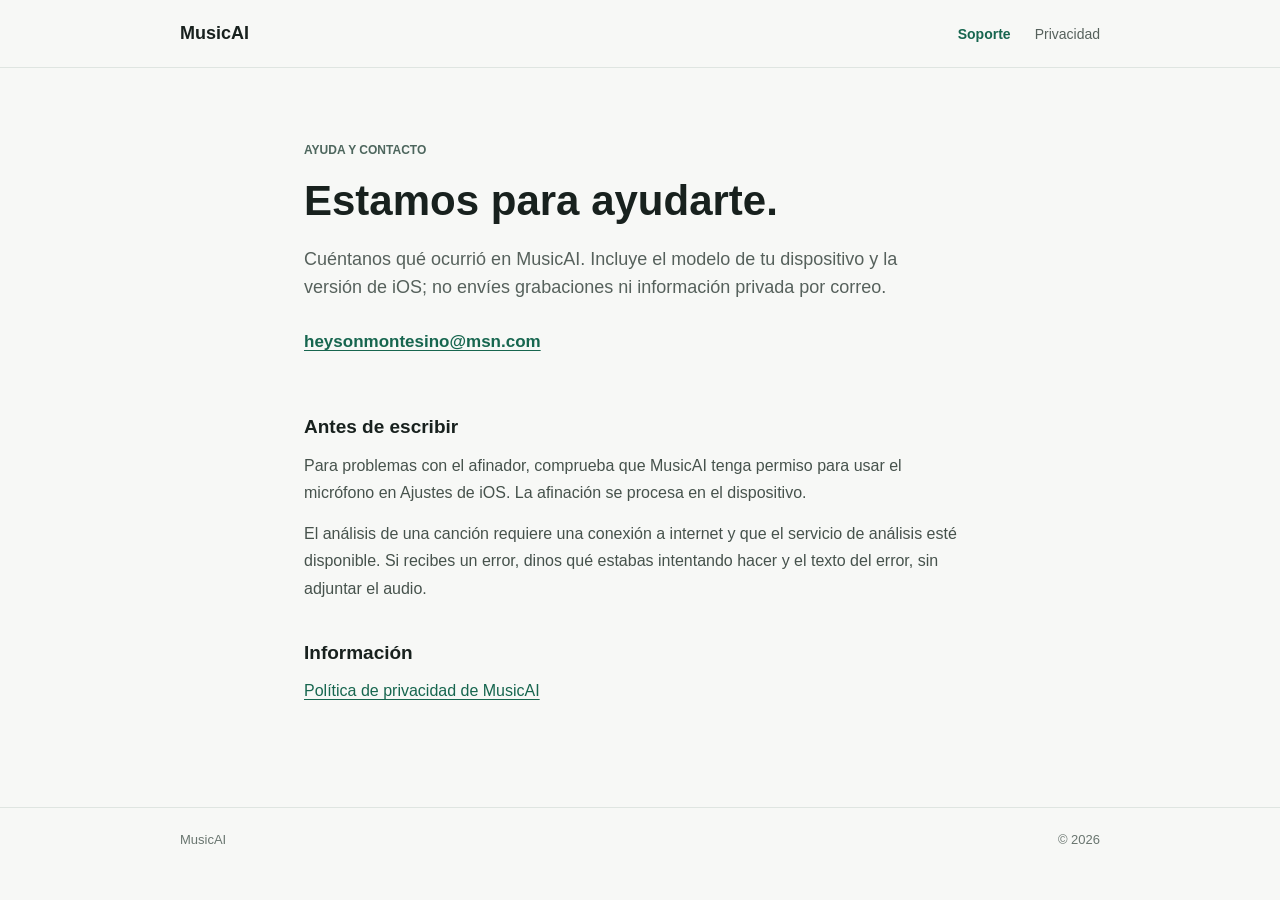
<file: index.html>
<!doctype html>
<html lang="es">
  <head>
    <meta charset="utf-8">
    <meta name="viewport" content="width=device-width, initial-scale=1">
    <meta name="description" content="Soporte y contacto de MusicAI.">
    <title>Soporte | MusicAI</title>
    <link rel="stylesheet" href="styles.css">
  </head>
  <body>
    <header class="site-header">
      <a class="brand" href="./" aria-label="MusicAI, inicio">MusicAI</a>
      <nav aria-label="Navegación principal">
        <a aria-current="page" href="./">Soporte</a>
        <a href="privacy.html">Privacidad</a>
      </nav>
    </header>
    <main>
      <p class="eyebrow">AYUDA Y CONTACTO</p>
      <h1>Estamos para ayudarte.</h1>
      <p class="intro">Cuéntanos qué ocurrió en MusicAI. Incluye el modelo de tu dispositivo y la versión de iOS; no envíes grabaciones ni información privada por correo.</p>
      <a class="contact" href="mailto:heysonmontesino@msn.com">heysonmontesino@msn.com</a>
      <section aria-labelledby="help-title">
        <h2 id="help-title">Antes de escribir</h2>
        <p>Para problemas con el afinador, comprueba que MusicAI tenga permiso para usar el micrófono en Ajustes de iOS. La afinación se procesa en el dispositivo.</p>
        <p>El análisis de una canción requiere una conexión a internet y que el servicio de análisis esté disponible. Si recibes un error, dinos qué estabas intentando hacer y el texto del error, sin adjuntar el audio.</p>
      </section>
      <section aria-labelledby="legal-title">
        <h2 id="legal-title">Información</h2>
        <p><a href="privacy.html">Política de privacidad de MusicAI</a></p>
      </section>
    </main>
    <footer><span>MusicAI</span><span>© 2026</span></footer>
  </body>
</html>
</file>
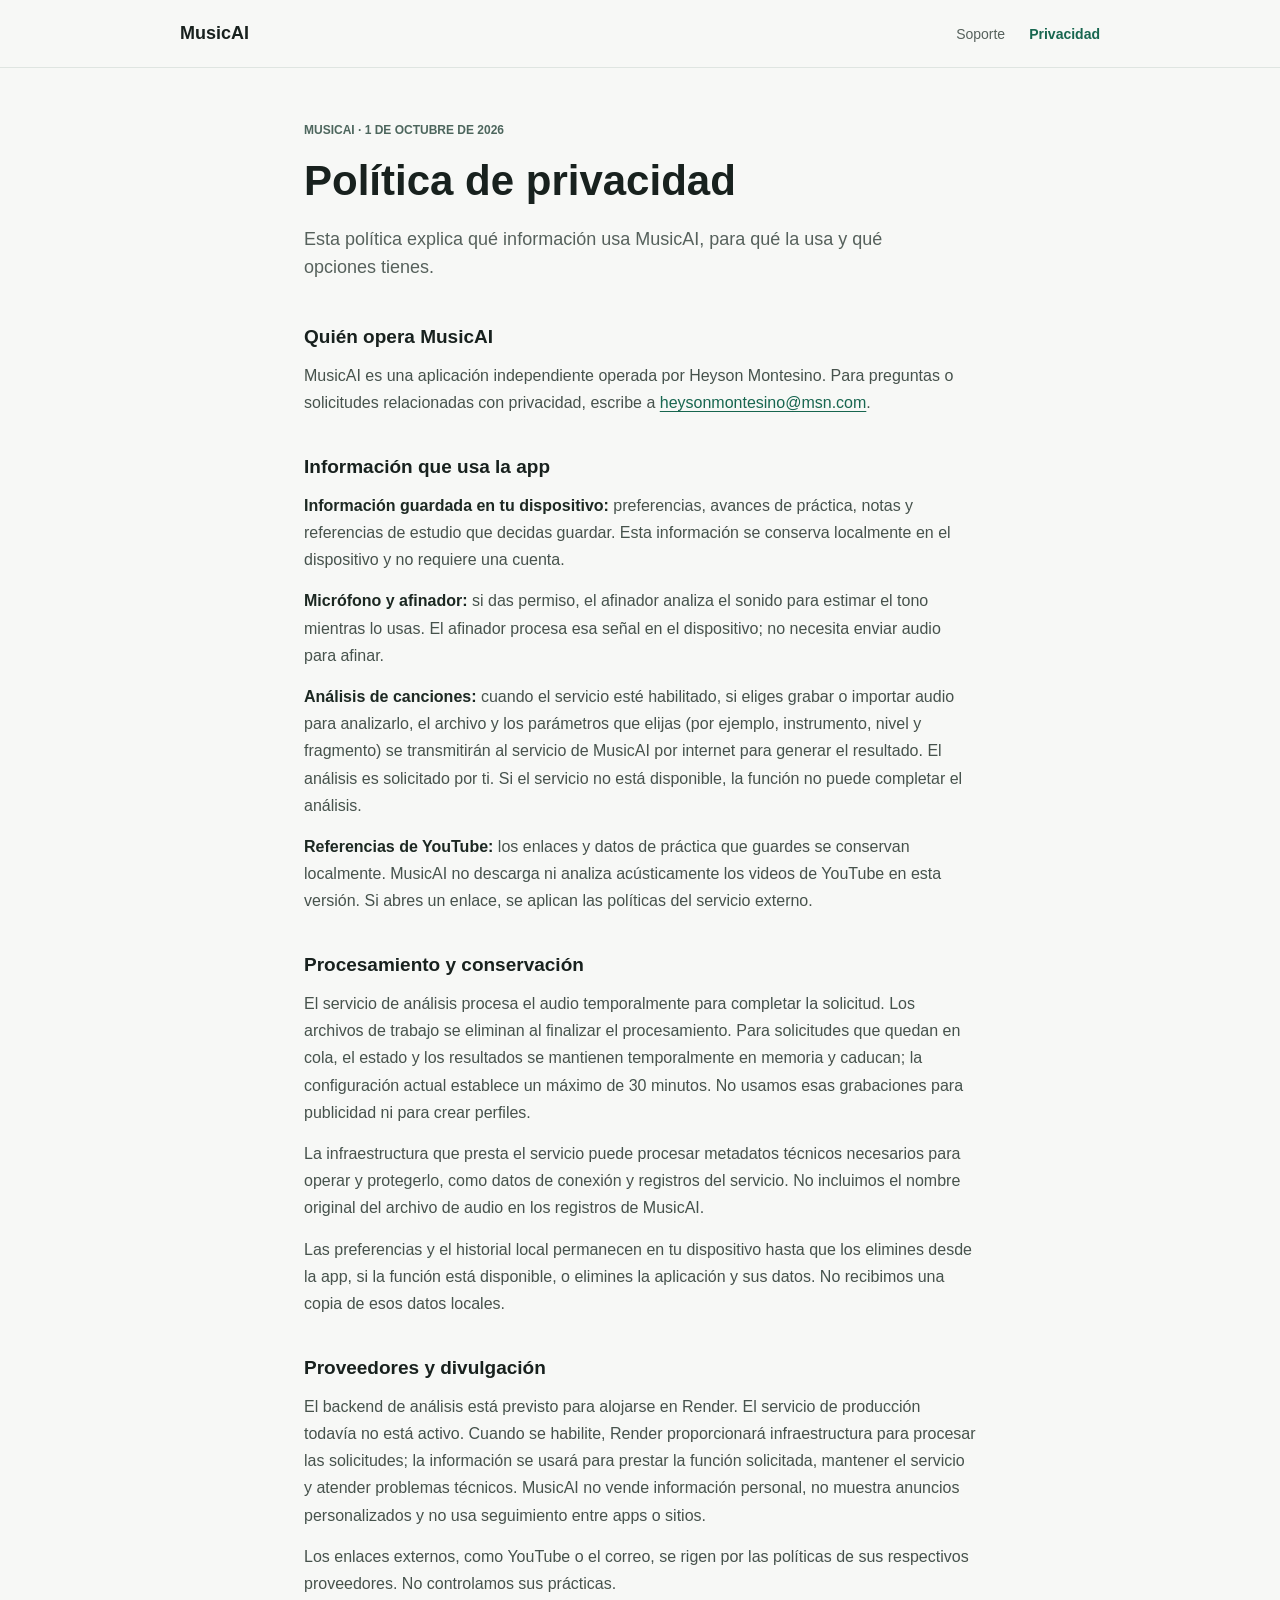
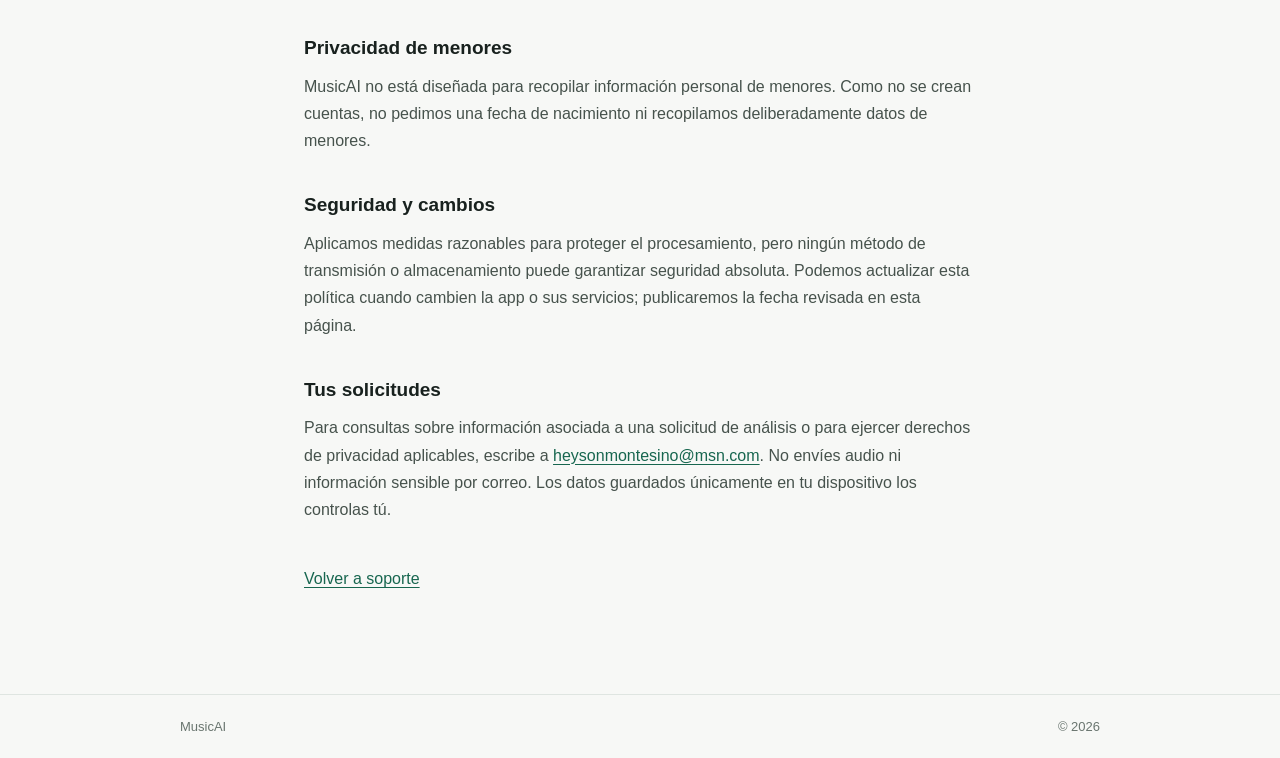
<file: privacy.html>
<!doctype html>
<html lang="es">
  <head>
    <meta charset="utf-8">
    <meta name="viewport" content="width=device-width, initial-scale=1">
    <meta name="description" content="Política de privacidad de MusicAI.">
    <title>Política de privacidad | MusicAI</title>
    <link rel="stylesheet" href="styles.css">
  </head>
  <body>
    <header class="site-header">
      <a class="brand" href="./" aria-label="MusicAI, inicio">MusicAI</a>
      <nav aria-label="Navegación principal">
        <a href="./">Soporte</a>
        <a aria-current="page" href="privacy.html">Privacidad</a>
      </nav>
    </header>
    <main class="policy">
      <p class="eyebrow">MUSICAI · 1 DE OCTUBRE DE 2026</p>
      <h1>Política de privacidad</h1>
      <p class="intro">Esta política explica qué información usa MusicAI, para qué la usa y qué opciones tienes.</p>

      <section>
        <h2>Quién opera MusicAI</h2>
        <p>MusicAI es una aplicación independiente operada por Heyson Montesino. Para preguntas o solicitudes relacionadas con privacidad, escribe a <a href="mailto:heysonmontesino@msn.com">heysonmontesino@msn.com</a>.</p>
      </section>
      <section>
        <h2>Información que usa la app</h2>
        <p><strong>Información guardada en tu dispositivo:</strong> preferencias, avances de práctica, notas y referencias de estudio que decidas guardar. Esta información se conserva localmente en el dispositivo y no requiere una cuenta.</p>
        <p><strong>Micrófono y afinador:</strong> si das permiso, el afinador analiza el sonido para estimar el tono mientras lo usas. El afinador procesa esa señal en el dispositivo; no necesita enviar audio para afinar.</p>
        <p><strong>Análisis de canciones:</strong> cuando el servicio esté habilitado, si eliges grabar o importar audio para analizarlo, el archivo y los parámetros que elijas (por ejemplo, instrumento, nivel y fragmento) se transmitirán al servicio de MusicAI por internet para generar el resultado. El análisis es solicitado por ti. Si el servicio no está disponible, la función no puede completar el análisis.</p>
        <p><strong>Referencias de YouTube:</strong> los enlaces y datos de práctica que guardes se conservan localmente. MusicAI no descarga ni analiza acústicamente los videos de YouTube en esta versión. Si abres un enlace, se aplican las políticas del servicio externo.</p>
      </section>
      <section>
        <h2>Procesamiento y conservación</h2>
        <p>El servicio de análisis procesa el audio temporalmente para completar la solicitud. Los archivos de trabajo se eliminan al finalizar el procesamiento. Para solicitudes que quedan en cola, el estado y los resultados se mantienen temporalmente en memoria y caducan; la configuración actual establece un máximo de 30 minutos. No usamos esas grabaciones para publicidad ni para crear perfiles.</p>
        <p>La infraestructura que presta el servicio puede procesar metadatos técnicos necesarios para operar y protegerlo, como datos de conexión y registros del servicio. No incluimos el nombre original del archivo de audio en los registros de MusicAI.</p>
        <p>Las preferencias y el historial local permanecen en tu dispositivo hasta que los elimines desde la app, si la función está disponible, o elimines la aplicación y sus datos. No recibimos una copia de esos datos locales.</p>
      </section>
      <section>
        <h2>Proveedores y divulgación</h2>
        <p>El backend de análisis está previsto para alojarse en Render. El servicio de producción todavía no está activo. Cuando se habilite, Render proporcionará infraestructura para procesar las solicitudes; la información se usará para prestar la función solicitada, mantener el servicio y atender problemas técnicos. MusicAI no vende información personal, no muestra anuncios personalizados y no usa seguimiento entre apps o sitios.</p>
        <p>Los enlaces externos, como YouTube o el correo, se rigen por las políticas de sus respectivos proveedores. No controlamos sus prácticas.</p>
      </section>
      <section>
        <h2>Privacidad de menores</h2>
        <p>MusicAI no está diseñada para recopilar información personal de menores. Como no se crean cuentas, no pedimos una fecha de nacimiento ni recopilamos deliberadamente datos de menores.</p>
      </section>
      <section>
        <h2>Seguridad y cambios</h2>
        <p>Aplicamos medidas razonables para proteger el procesamiento, pero ningún método de transmisión o almacenamiento puede garantizar seguridad absoluta. Podemos actualizar esta política cuando cambien la app o sus servicios; publicaremos la fecha revisada en esta página.</p>
      </section>
      <section>
        <h2>Tus solicitudes</h2>
        <p>Para consultas sobre información asociada a una solicitud de análisis o para ejercer derechos de privacidad aplicables, escribe a <a href="mailto:heysonmontesino@msn.com">heysonmontesino@msn.com</a>. No envíes audio ni información sensible por correo. Los datos guardados únicamente en tu dispositivo los controlas tú.</p>
      </section>
      <p class="back-link"><a href="./">Volver a soporte</a></p>
    </main>
    <footer><span>MusicAI</span><span>© 2026</span></footer>
  </body>
</html>
</file>
<file: styles.css>
:root {
  color-scheme: light;
  font-family: -apple-system, BlinkMacSystemFont, "Segoe UI", sans-serif;
  color: #18211e;
  background: #f7f8f6;
  font-synthesis: none;
  text-rendering: optimizeLegibility;
}

* { box-sizing: border-box; }

body { margin: 0; min-width: 320px; }

a { color: #17664f; text-underline-offset: 3px; }
a:hover { color: #104a39; }

.site-header, footer {
  min-height: 68px;
  padding: 0 max(24px, calc((100vw - 920px) / 2));
  display: flex;
  align-items: center;
  justify-content: space-between;
  border-bottom: 1px solid #dfe5e1;
}

.brand { color: #18211e; font-size: 18px; font-weight: 750; text-decoration: none; }
nav { display: flex; gap: 24px; }
nav a { color: #56615c; font-size: 14px; text-decoration: none; }
nav a[aria-current="page"] { color: #17664f; font-weight: 650; }

main { max-width: 720px; margin: 0 auto; padding: 72px 24px 88px; }
.policy { padding-top: 52px; }
.eyebrow { margin: 0 0 18px; color: #4d665d; font-size: 12px; font-weight: 700; }
h1 { max-width: 640px; margin: 0; font-size: 42px; line-height: 1.1; font-weight: 680; }
.intro { max-width: 610px; margin: 20px 0 28px; color: #56615c; font-size: 18px; line-height: 1.6; }
.contact { display: inline-block; margin: 2px 0 24px; font-size: 17px; font-weight: 650; }
section { margin-top: 38px; }
h2 { margin: 0 0 12px; font-size: 19px; line-height: 1.35; }
p { margin: 0 0 14px; color: #46524c; font-size: 16px; line-height: 1.7; }
strong { color: #1c2822; }
.policy .intro { margin-bottom: 42px; }
.back-link { margin-top: 42px; }
footer { min-height: 64px; border-top: 1px solid #dfe5e1; border-bottom: 0; color: #69756f; font-size: 13px; }

@media (max-width: 600px) {
  .site-header { min-height: 60px; }
  nav { gap: 16px; }
  main { padding: 52px 22px 68px; }
  .policy { padding-top: 38px; }
  h1 { font-size: 34px; }
  .intro { font-size: 17px; }
  p { font-size: 15px; }
}
</file>
